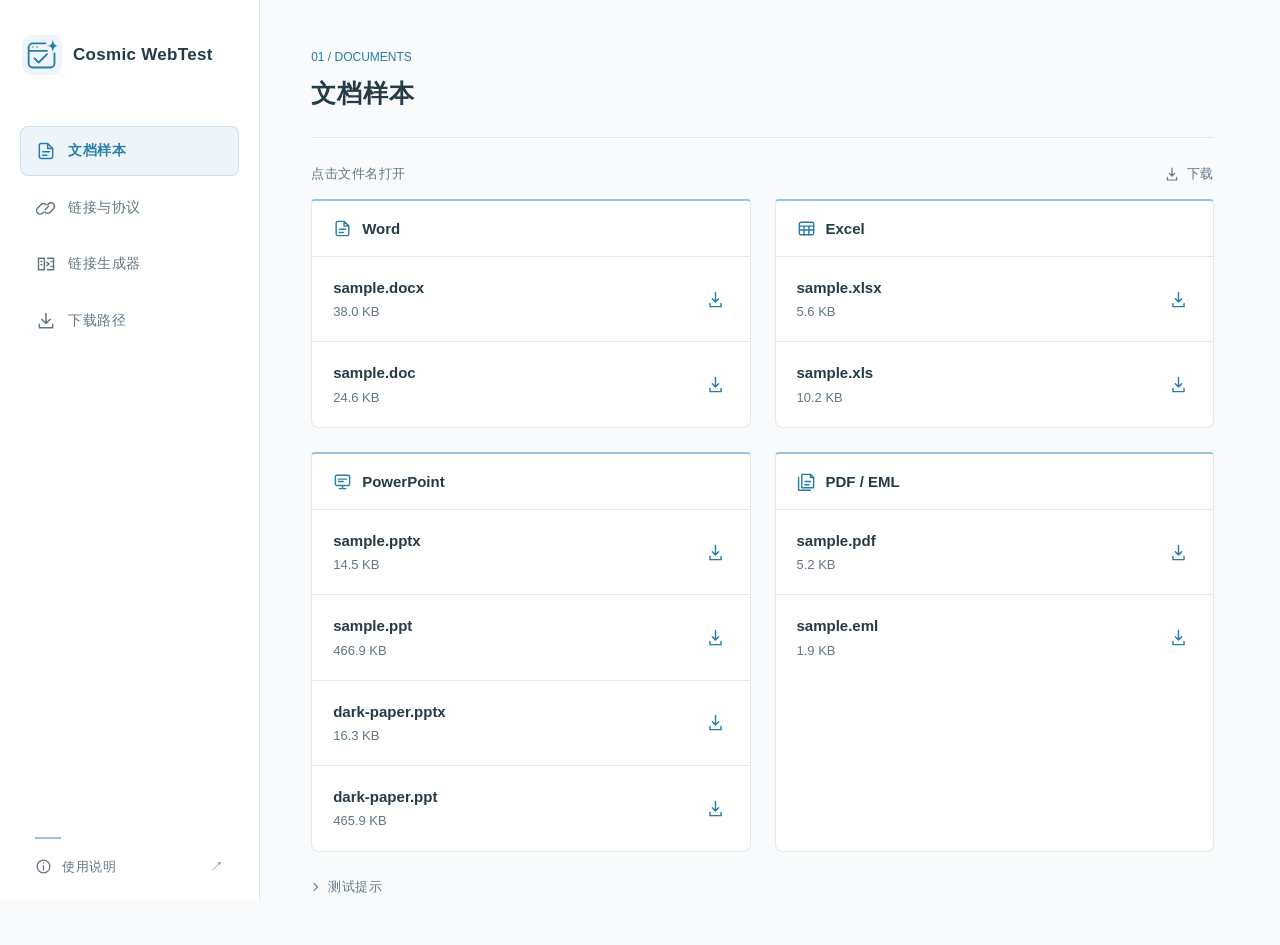
<file: index.html>
<!doctype html>
<html lang="zh-CN" data-view="documents">
<head>
  <meta charset="utf-8"><meta name="viewport" content="width=device-width, initial-scale=1">
  <script>
    // Choose the panel before the first paint; no loading layout or anchor jump.
    const initialView = location.hash.slice(1);
    if (['documents', 'links', 'generator', 'requests'].includes(initialView)) document.documentElement.dataset.view = initialView;
  </script>
  <title>Cosmic WebTest</title>
  <link rel="icon" type="image/svg+xml" href="web/mark.svg">
  <link rel="stylesheet" href="web/style.css"><script src="web/site.js" defer></script><script src="web/link-builder.js" defer></script>
</head>
<body>
  <a class="skip-link" href="#workspace">跳至测试区域</a>
  <aside class="sidebar">
    <a class="identity" href="#documents" aria-label="Cosmic WebTest 首页"><img src="web/mark.svg" alt="" width="40" height="40"><span class="wordmark" lang="en"><strong>Cosmic WebTest</strong></span></a>
    <nav class="navigation" role="tablist" aria-label="测试分类" aria-orientation="vertical">
      <button class="nav-item" id="tab-documents" role="tab" aria-controls="panel-documents" aria-selected="true" data-view="documents"><svg viewBox="0 0 24 24" aria-hidden="true"><path d="M14 3H6a2 2 0 0 0-2 2v14a2 2 0 0 0 2 2h12a2 2 0 0 0 2-2V9Zm0 0v6h6M8 13h8M8 17h5"/></svg><span>文档样本</span></button>
      <button class="nav-item" id="tab-links" role="tab" aria-controls="panel-links" aria-selected="false" tabindex="-1" data-view="links"><svg viewBox="0 0 24 24" aria-hidden="true"><path d="m10 13 4-4M8 16l-1 1a4 4 0 0 1-6-6l4-4a4 4 0 0 1 6 0M13 7l1-1a4 4 0 0 1 6 6l-4 4a4 4 0 0 1-6 0" transform="translate(1 1)"/></svg><span>链接与协议</span></button>
      <button class="nav-item" id="tab-generator" role="tab" aria-controls="panel-generator" aria-selected="false" tabindex="-1" data-view="generator"><svg viewBox="0 0 24 24" aria-hidden="true"><path d="M3 5h7v14H3zM14 5h7v14h-7M6 9h1M6 13h1m6-3 3 2-3 2M18 9h1M18 15h1"/></svg><span>链接生成器</span></button>
      <button class="nav-item" id="tab-requests" role="tab" aria-controls="panel-requests" aria-selected="false" tabindex="-1" data-view="requests"><svg viewBox="0 0 24 24" aria-hidden="true"><path d="M12 3v12m-5-5 5 5 5-5M4 16v4h16v-4"/></svg><span>下载路径</span></button>
    </nav>
    <div class="sidebar-bottom"><span class="sidebar-rule"></span><a class="help-link" href="docs/MANUAL.md" target="_blank" rel="noopener"><svg viewBox="0 0 24 24" aria-hidden="true"><circle cx="12" cy="12" r="9"/><path d="M12 11v6m0-10h.01"/></svg>使用说明<span aria-hidden="true">↗</span></a></div>
  </aside>
  <main id="workspace" tabindex="-1">
    <section class="view" id="panel-documents" role="tabpanel" aria-labelledby="tab-documents" tabindex="0">
      <header class="view-heading"><div><span class="section-index" lang="en">01 / DOCUMENTS</span><h1>文档样本</h1></div></header>
      <div class="document-bar"><span>点击文件名打开</span><span class="attachment-legend"><svg viewBox="0 0 24 24" aria-hidden="true"><path d="M12 3v12m-4-4 4 4 4-4M5 17v4h14v-4"/></svg>下载</span></div>
      <div id="files" class="document-grid">
<!-- files:start -->
<section class="document-group"><h2 lang="en"><svg viewBox="0 0 24 24" aria-hidden="true"><path d="M14 3H6a2 2 0 0 0-2 2v14a2 2 0 0 0 2 2h12a2 2 0 0 0 2-2V9Zm0 0v6h6M8 13h8M8 17h5"/></svg>Word</h2>
<article class="file"><div class="file-copy" lang="en"><a href="web/files/sample.docx" aria-label="Word 文档：普通链接">sample.docx</a><small>38.0 KB</small></div><a class="file-action" href="web/files/sample.docx" download="sample.docx" title="下载 Word 文档" aria-label="下载 Word 文档"><svg viewBox="0 0 24 24" aria-hidden="true"><path d="M12 3v12m-4-4 4 4 4-4M5 17v4h14v-4"/></svg></a></article>
<article class="file"><div class="file-copy" lang="en"><a href="web/files/sample.doc" aria-label="Word 旧版文档：普通链接">sample.doc</a><small>24.6 KB</small></div><a class="file-action" href="web/files/sample.doc" download="sample.doc" title="下载 Word 旧版文档" aria-label="下载 Word 旧版文档"><svg viewBox="0 0 24 24" aria-hidden="true"><path d="M12 3v12m-4-4 4 4 4-4M5 17v4h14v-4"/></svg></a></article>
</section>
<section class="document-group"><h2 lang="en"><svg viewBox="0 0 24 24" aria-hidden="true"><rect x="3" y="4" width="18" height="16" rx="2"/><path d="M3 9h18M3 14h18M9 9v11M15 9v11"/></svg>Excel</h2>
<article class="file"><div class="file-copy" lang="en"><a href="web/files/sample.xlsx" aria-label="Excel 工作簿：普通链接">sample.xlsx</a><small>5.6 KB</small></div><a class="file-action" href="web/files/sample.xlsx" download="sample.xlsx" title="下载 Excel 工作簿" aria-label="下载 Excel 工作簿"><svg viewBox="0 0 24 24" aria-hidden="true"><path d="M12 3v12m-4-4 4 4 4-4M5 17v4h14v-4"/></svg></a></article>
<article class="file"><div class="file-copy" lang="en"><a href="web/files/sample.xls" aria-label="Excel 旧版工作簿：普通链接">sample.xls</a><small>10.2 KB</small></div><a class="file-action" href="web/files/sample.xls" download="sample.xls" title="下载 Excel 旧版工作簿" aria-label="下载 Excel 旧版工作簿"><svg viewBox="0 0 24 24" aria-hidden="true"><path d="M12 3v12m-4-4 4 4 4-4M5 17v4h14v-4"/></svg></a></article>
</section>
<section class="document-group"><h2 lang="en"><svg viewBox="0 0 24 24" aria-hidden="true"><rect x="3" y="4" width="18" height="13" rx="2"/><path d="M12 17v4M8 21h8M7 9h10M7 12h6"/></svg>PowerPoint</h2>
<article class="file"><div class="file-copy" lang="en"><a href="web/files/sample.pptx" aria-label="PowerPoint 幻灯片：普通链接">sample.pptx</a><small>14.5 KB</small></div><a class="file-action" href="web/files/sample.pptx" download="sample.pptx" title="下载 PowerPoint 幻灯片" aria-label="下载 PowerPoint 幻灯片"><svg viewBox="0 0 24 24" aria-hidden="true"><path d="M12 3v12m-4-4 4 4 4-4M5 17v4h14v-4"/></svg></a></article>
<article class="file"><div class="file-copy" lang="en"><a href="web/files/sample.ppt" aria-label="PowerPoint 旧版幻灯片：普通链接">sample.ppt</a><small>466.9 KB</small></div><a class="file-action" href="web/files/sample.ppt" download="sample.ppt" title="下载 PowerPoint 旧版幻灯片" aria-label="下载 PowerPoint 旧版幻灯片"><svg viewBox="0 0 24 24" aria-hidden="true"><path d="M12 3v12m-4-4 4 4 4-4M5 17v4h14v-4"/></svg></a></article>
<article class="file"><div class="file-copy" lang="en"><a href="web/files/dark-paper.pptx" aria-label="黑底幻灯片测试：普通链接">dark-paper.pptx</a><small>16.3 KB</small></div><a class="file-action" href="web/files/dark-paper.pptx" download="dark-paper.pptx" title="下载黑底幻灯片测试" aria-label="下载黑底幻灯片测试"><svg viewBox="0 0 24 24" aria-hidden="true"><path d="M12 3v12m-4-4 4 4 4-4M5 17v4h14v-4"/></svg></a></article>
<article class="file"><div class="file-copy" lang="en"><a href="web/files/dark-paper.ppt" aria-label="黑底幻灯片测试（旧版）：普通链接">dark-paper.ppt</a><small>465.9 KB</small></div><a class="file-action" href="web/files/dark-paper.ppt" download="dark-paper.ppt" title="下载黑底幻灯片测试（旧版）" aria-label="下载黑底幻灯片测试（旧版）"><svg viewBox="0 0 24 24" aria-hidden="true"><path d="M12 3v12m-4-4 4 4 4-4M5 17v4h14v-4"/></svg></a></article>
</section>
<section class="document-group"><h2 lang="en"><svg viewBox="0 0 24 24" aria-hidden="true"><path d="M6 3h11l4 4v13H6Z"/><path d="M17 3v4h4M2 7v16h15M10 12h7M10 16h5"/></svg>PDF / EML</h2>
<article class="file"><div class="file-copy" lang="en"><a href="web/files/sample.pdf" aria-label="PDF 文档：普通链接">sample.pdf</a><small>5.2 KB</small></div><a class="file-action" href="web/files/sample.pdf" download="sample.pdf" title="下载 PDF 文档" aria-label="下载 PDF 文档"><svg viewBox="0 0 24 24" aria-hidden="true"><path d="M12 3v12m-4-4 4 4 4-4M5 17v4h14v-4"/></svg></a></article>
<article class="file"><div class="file-copy" lang="en"><a href="web/files/sample.eml" aria-label="邮件：普通链接">sample.eml</a><small>1.9 KB</small></div><a class="file-action" href="web/files/sample.eml" download="sample.eml" title="下载 邮件" aria-label="下载 邮件"><svg viewBox="0 0 24 24" aria-hidden="true"><path d="M12 3v12m-4-4 4 4 4-4M5 17v4h14v-4"/></svg></a></article>
</section>
<!-- files:end -->
      </div>
      <details class="test-notes"><summary>测试提示</summary><div><p>开启 Document Preview，并确认本站未加入白名单。文件内包含网页和协议链接。</p><p>如果询问框不再出现，请先重置“本网站本次均执行所选操作”。</p></div></details>
    </section>
    <section class="view" id="panel-links" role="tabpanel" aria-labelledby="tab-links" tabindex="0">
      <header class="view-heading"><div><span class="section-index" lang="en">02 / LINKS</span><h1>链接与协议</h1></div></header>
      <div class="link-grid">
        <section class="link-group"><h2>网页</h2><a class="link-row" href="https://example.com/?source=cosmic-preview"><span><strong>当前标签页</strong><small lang="en">https://example.com</small></span><span class="link-arrow" aria-hidden="true">↗</span></a><a class="link-row" href="https://example.com/" target="_blank" rel="noopener noreferrer"><span><strong>新标签页</strong><small lang="en">target="_blank"</small></span><span class="link-arrow" aria-hidden="true">↗</span></a></section>
        <section class="link-group"><h2>邮件</h2><a class="link-row" href="mailto:preview-test@example.com?subject=Cosmic%20Gemini%20test&amp;body=Hello%20from%20Cosmic%20WebTest."><span><strong>邮件链接</strong><small lang="en">preview-test@example.com</small></span><span class="link-arrow" aria-hidden="true">↗</span></a><a class="link-row" href="mailto:one@example.com,two@example.com?cc=copy@example.com&amp;subject=%E4%B8%AD%E6%96%87%E4%B8%BB%E9%A2%98&amp;body=%E7%AC%AC%E4%B8%80%E8%A1%8C%0A%E7%AC%AC%E4%BA%8C%E8%A1%8C"><span><strong>多收件人邮件</strong><small>抄送 / 中文主题 / 换行</small></span><span class="link-arrow" aria-hidden="true">↗</span></a></section>
        <section class="link-group"><h2>电话</h2><a class="link-row" href="tel:+12125550123"><span><strong>北美号码</strong><small lang="en">+1 (212) 555-0123</small></span><span class="link-arrow" aria-hidden="true">↗</span></a><a class="link-row" href="tel:+442079460123"><span><strong>国际号码</strong><small lang="en">+44 20 7946 0123</small></span><span class="link-arrow" aria-hidden="true">↗</span></a></section>
        <section class="link-group"><h2>短信与应用</h2><a class="link-row" href="sms:+12125550123?body=%E6%B5%8B%E8%AF%95%E7%9F%AD%E4%BF%A1"><span><strong>短信链接</strong><small>号码与预填正文</small></span><span class="link-arrow" aria-hidden="true">↗</span></a><a class="link-row" href="cosmic-test://open/demo?source=website"><span><strong>虚构应用协议</strong><small lang="en">cosmic-test://open/demo</small></span><span class="link-arrow" aria-hidden="true">↗</span></a></section>
      </div>
      <details class="test-notes"><summary>测试提示</summary><div><p>开启 Mailto Capture 测试邮件、电话和短信。请勿实际发送或拨号。</p><p>本站的网页链接正常跳转；文档预览内的链接用于测试 External Links Capture。虚构协议没有对应应用。</p></div></details>
    </section>
    <section class="view" id="panel-generator" role="tabpanel" aria-labelledby="tab-generator" tabindex="0">
      <header class="view-heading"><div><span class="section-index" lang="en">03 / LINK BUILDER</span><h1>链接生成器</h1></div><button type="button" class="builder-reset" id="builder-reset">恢复默认</button></header>
      <form class="builder-groups" id="link-builder" autocomplete="off">
        <section class="builder-card" aria-labelledby="builder-tel-title">
          <header class="builder-card-heading"><h2 id="builder-tel-title">电话<span lang="en">tel:</span></h2></header>
          <div class="builder-pair">
            <div class="builder-fields">
              <label for="builder-phone">电话号码</label>
              <input id="builder-phone" name="phone" type="tel" value="+1 201-555-1234" spellcheck="false" aria-describedby="builder-phone-error" lang="en">
              <p class="builder-error" id="builder-phone-error" hidden>请输入有效的电话号码。</p>
            </div>
            <div class="builder-result"><h3>测试链接</h3><a id="builder-tel-link" class="builder-link" href="tel:+12015551234" lang="en">+1 201-555-1234<span aria-hidden="true">↗</span></a><code id="builder-tel-uri" lang="en">tel:+12015551234</code></div>
          </div>
        </section>
        <section class="builder-card" aria-labelledby="builder-mailto-title">
          <header class="builder-card-heading"><h2 id="builder-mailto-title">邮件<span lang="en">mailto:</span></h2></header>
          <div class="builder-pair">
            <div class="builder-fields">
              <label for="builder-email">邮箱地址</label>
              <input id="builder-email" name="email" type="text" inputmode="email" value="contact@example.edu" spellcheck="false" aria-describedby="builder-email-error" lang="en">
              <p class="builder-error" id="builder-email-error" hidden>请检查邮箱地址、抄送或密送地址。</p>
              <details class="builder-more"><summary>更多邮件字段</summary><div>
                <label for="builder-cc">抄送</label><input id="builder-cc" name="cc" type="text" inputmode="email" placeholder="copy@example.edu" spellcheck="false" lang="en" aria-describedby="builder-email-error">
                <label for="builder-bcc">密送</label><input id="builder-bcc" name="bcc" type="text" inputmode="email" placeholder="private@example.edu" spellcheck="false" lang="en" aria-describedby="builder-email-error">
                <label for="builder-subject">主题</label><input id="builder-subject" name="subject" type="text">
                <label for="builder-mail-body">正文</label><textarea id="builder-mail-body" name="mailBody" rows="4"></textarea>
              </div></details>
            </div>
            <div class="builder-result"><h3>测试链接</h3><a id="builder-mailto-link" class="builder-link" href="mailto:contact@example.edu" lang="en">contact@example.edu<span aria-hidden="true">↗</span></a><code id="builder-mailto-uri" lang="en">mailto:contact@example.edu</code></div>
          </div>
        </section>
        <section class="builder-card" aria-labelledby="builder-sms-title">
          <header class="builder-card-heading"><h2 id="builder-sms-title">短信<span lang="en">sms:</span></h2></header>
          <div class="builder-pair">
            <div class="builder-fields">
              <label for="builder-sms-phone">收件号码</label>
              <input id="builder-sms-phone" name="smsPhone" type="tel" value="+1 201-555-1234" spellcheck="false" aria-describedby="builder-sms-phone-error" lang="en">
              <p class="builder-error" id="builder-sms-phone-error" hidden>请输入有效的电话号码。</p>
              <label for="builder-sms-body">短信正文<span class="builder-optional">选填</span></label>
              <textarea id="builder-sms-body" name="smsBody" rows="3" placeholder="短信正文"></textarea>
            </div>
            <div class="builder-result"><h3>测试链接</h3><a id="builder-sms-link" class="builder-link" href="sms:+12015551234" lang="en">+1 201-555-1234<span aria-hidden="true">↗</span></a><code id="builder-sms-uri" lang="en">sms:+12015551234</code></div>
          </div>
        </section>
      </form>
      <details class="test-notes"><summary>测试提示</summary><div><p>左侧编辑，右侧点击链接测试 Mailto Capture。多个邮箱地址可用逗号或分号分隔。</p><p>输入仅在当前页面使用，不保存或发送。请勿实际发送邮件、短信或拨号。</p></div></details>
    </section>
    <section class="view" id="panel-requests" role="tabpanel" aria-labelledby="tab-requests" tabindex="0">
      <header class="view-heading"><div><span class="section-index" lang="en">04 / REQUESTS</span><h1>下载路径</h1></div></header>
      <div class="request-table"><div class="request-labels" aria-hidden="true"><span>测试入口</span><span>链接特征</span><span>文件</span><span></span></div>
        <a class="request-row" href="web/files/sample.docx" download="下载属性 示例.docx"><strong lang="en">download 属性</strong><span>指定中文文件名</span><span class="format" lang="en">DOCX</span><span class="link-arrow" aria-hidden="true">↗</span></a>
        <a class="request-row" href="web/files/sample.xlsx?source=cosmic-webtest&amp;case=query"><strong>带查询参数</strong><span>文件路径附带参数</span><span class="format" lang="en">XLSX</span><span class="link-arrow" aria-hidden="true">↗</span></a>
        <a class="request-row" href="web/files/sample.pdf" target="_blank" rel="noopener"><strong>新标签页打开</strong><span lang="en">target="_blank"</span><span class="format" lang="en">PDF</span><span class="link-arrow" aria-hidden="true">↗</span></a>
        <a class="request-row" href="web/files/sample.pdf" download="sample.pdf"><strong>PDF 下载</strong><span lang="en">download 属性</span><span class="format" lang="en">PDF</span><span class="link-arrow" aria-hidden="true">↗</span></a>
        <a class="request-row" href="web/files/missing.docx"><strong>文件不存在</strong><span>预期返回 404</span><span class="format" lang="en">DOCX</span><span class="link-arrow" aria-hidden="true">↗</span></a>
      </div>
      <!-- local-server-fixtures -->
    </section>
  </main>
</body></html>
</file>
<file: web/style.css>
/* Palette: history-ac-cn. Typography: Cosmic Gemini's shared UI and Settings. */
:root {
  color-scheme: light dark;
  scrollbar-gutter: stable;
  --bg: #f8fafb;
  --surface: #fff;
  --text: #243c48;
  --muted: #617783;
  --blue: #287da9;
  --soft: #edf5fa;
  --line: #e2e9ed;
  --accent: #98c4dd;
  --hover: #f0f7fb;
  --sidebar: #fff;
  font-family: Inter, ui-sans-serif, -apple-system, BlinkMacSystemFont, "Segoe UI", sans-serif;
  font-size: 16px;
  letter-spacing: normal;
  line-height: 1.55;
}
@media (prefers-color-scheme: dark) {
  :root {
    --bg: #0e181d;
    --surface: #14232a;
    --text: #d8e5eb;
    --muted: #9fb2bd;
    --blue: #70b8dc;
    --soft: #152a34;
    --line: #2a3e48;
    --accent: #4f879f;
    --hover: #1b3541;
    --sidebar: #101c22;
  }
}
* { box-sizing: border-box; }
:lang(zh-CN) { letter-spacing: .04em; }
:lang(en) { letter-spacing: normal; }
[hidden] { display: none !important; }
body { margin: 0; background: var(--bg); color: var(--text); }
a { color: inherit; text-decoration: none; }
button { font: inherit; letter-spacing: inherit; color: inherit; cursor: pointer; }
a, button, summary { -webkit-tap-highlight-color: transparent; }
a:focus-visible, button:focus-visible, summary:focus-visible { outline: 2px solid var(--blue); outline-offset: 4px; }
svg { width: 20px; height: 20px; fill: none; stroke: currentColor; stroke-width: 1.8; stroke-linecap: round; stroke-linejoin: round; flex-shrink: 0; }
::selection { background: var(--accent); color: var(--bg); }
.sidebar { position: fixed; inset: 0 auto 0 0; width: 260px; display: flex; flex-direction: column; padding: 35px 20px 23px; border-right: 1px solid var(--line); background: var(--sidebar); }
.identity { display: flex; align-items: center; gap: 11px; padding: 0 2px; }
.identity img { width: 40px; height: 40px; flex-shrink: 0; }
.wordmark { display: grid; gap: 1px; min-width: 0; }
.wordmark strong { font-size: 17px; font-weight: 720; letter-spacing: .018em; white-space: nowrap; }
.navigation { display: grid; gap: 7px; margin-top: 51px; }
.nav-item { display: flex; align-items: center; gap: 12px; width: 100%; padding: 13px 15px; border: 1px solid transparent; border-radius: 8px; background: transparent; color: var(--muted); font-size: 14px; text-align: left; }
.nav-item:hover { background: var(--hover); color: var(--blue); }
:root[data-view="documents"] #tab-documents, :root[data-view="links"] #tab-links, :root[data-view="requests"] #tab-requests, :root[data-view="generator"] #tab-generator { background: var(--soft); color: var(--blue); font-weight: 650; border-color: color-mix(in srgb, var(--accent) 40%, transparent); }
.sidebar-bottom { margin-top: auto; padding: 35px 15px 0; }
.sidebar-rule { display: block; width: 26px; height: 2px; background: var(--accent); margin-bottom: 18px; }
.help-link { display: flex; align-items: center; gap: 10px; font-size: 13px; color: var(--muted); }
.help-link svg { width: 17px; height: 17px; }
.help-link span { margin-left: auto; }
.help-link:hover { color: var(--blue); }
main { margin-left: 260px; padding: 48px clamp(28px, 4vw, 64px); min-height: 100vh; }
main:focus, .view:focus { outline: none; }
.view { display: none; width: min(100%, 1100px); margin-inline: auto; }
:root[data-view="documents"] #panel-documents, :root[data-view="links"] #panel-links, :root[data-view="requests"] #panel-requests, :root[data-view="generator"] #panel-generator { display: block; }
.view-heading { display: flex; align-items: end; justify-content: space-between; gap: 20px; padding-bottom: 26px; margin-bottom: 26px; border-bottom: 1px solid var(--line); }
.section-index { display: block; font-size: 12px; font-weight: 500; color: var(--blue); margin-bottom: 9px; }
h1 { font-size: 25px; font-weight: 650; margin: 0; line-height: 1.4; }
h2 { font-size: 15px; font-weight: 650; margin: 0; }
.document-bar { display: flex; align-items: center; justify-content: space-between; color: var(--muted); font-size: 13px; margin-bottom: 15px; }
.attachment-legend { display: inline-flex; gap: 7px; align-items: center; }
.attachment-legend svg { width: 16px; height: 16px; }
.document-grid, .link-grid { display: grid; grid-template-columns: repeat(2, minmax(0, 1fr)); gap: 24px; }
.document-group, .link-group { min-width: 0; background: var(--surface); border: 1px solid var(--line); border-top: 2px solid var(--accent); border-radius: 4px 4px 8px 8px; }
.document-group > h2, .link-group > h2 { padding: 16px 21px; border-bottom: 1px solid var(--line); display: flex; align-items: center; gap: 10px; }
.document-group > h2 svg { color: var(--blue); width: 19px; height: 19px; }
.file { display: flex; align-items: center; gap: 10px; padding: 19px 16px 19px 21px; }
.file + .file { border-top: 1px solid var(--line); }
.file-copy { min-width: 0; flex: 1; }
.file-copy a { display: block; width: fit-content; font-size: 15px; font-weight: 550; color: var(--text); }
.file-copy a:hover { color: var(--blue); text-decoration: underline; text-underline-offset: 4px; }
.file-copy small { display: block; font-size: 13px; color: var(--muted); margin-top: 3px; }
.file-action { display: grid; place-items: center; width: 36px; height: 36px; flex-shrink: 0; border-radius: 7px; color: var(--blue); }
.file-action:hover { background: var(--soft); }
.file-action svg { width: 19px; height: 19px; }
.link-row { display: flex; align-items: center; justify-content: space-between; gap: 14px; padding: 19px 21px; }
.link-row + .link-row { border-top: 1px solid var(--line); }
.link-row:hover, .request-row:hover { background: var(--hover); }
.link-row:last-child { border-radius: 0 0 8px 8px; }
.link-row > span:first-child { min-width: 0; }
.link-row strong { display: block; font-size: 14px; font-weight: 550; }
.link-row small { display: block; font-size: 13px; color: var(--muted); margin-top: 4px; overflow-wrap: anywhere; }
.link-arrow { color: var(--blue); font-size: 18px; font-weight: 400; flex-shrink: 0; }
.server-tests { display: none; margin-top: 28px; }
:root[data-server-fixtures] .server-tests { display: block; }
.server-tests > h2 { color: var(--muted); margin-bottom: 14px; }
.server-tests .request-row:first-child { border-top: 0; }
.request-table { background: var(--surface); border: 1px solid var(--line); border-top: 2px solid var(--accent); border-radius: 4px 4px 8px 8px; overflow: hidden; }
.request-labels, .request-row { display: grid; grid-template-columns: minmax(130px, 1fr) minmax(180px, 1.5fr) 60px 18px; align-items: center; gap: 22px; padding: 19px 24px; }
.request-labels { background: var(--soft); color: var(--muted); font-size: 13px; padding-block: 12px; }
.request-row { border-top: 1px solid var(--line); min-height: 70px; }
.request-row strong { font-size: 14px; font-weight: 550; }
.request-row > span:not(.link-arrow) { font-size: 13px; color: var(--muted); }
.request-row .format { font-variant-numeric: tabular-nums; }
.test-notes { margin-top: 25px; color: var(--muted); font-size: 13px; max-width: 680px; }
.test-notes summary { width: fit-content; cursor: pointer; list-style: none; display: flex; gap: 8px; align-items: center; }
.test-notes summary::-webkit-details-marker { display: none; }
.test-notes summary:before { content: ''; width: 5px; height: 5px; border-top: 1.5px solid; border-right: 1.5px solid; transform: rotate(45deg); margin-right: 3px; }
.test-notes[open] summary:before { transform: rotate(135deg); }
.test-notes p { margin: 12px 0 0 17px; }
.skip-link { position: fixed; top: -100px; left: 16px; padding: 10px 16px; z-index: 5; background: var(--surface); color: var(--blue); }
.skip-link:focus { top: 12px; }
@media (min-width: 1650px) { main { padding-top: 60px; } .document-grid { grid-template-columns: repeat(4, minmax(0, 1fr)); gap: 18px; } .file { padding-inline: 16px 12px; } }
@media (max-width: 1100px) { .sidebar { width: 238px; padding-inline: 14px; } main { margin-left: 238px; padding-inline: 28px; } .request-labels, .request-row { grid-template-columns: minmax(110px, 1fr) minmax(145px, 1.4fr) 48px 16px; gap: 12px; padding-inline: 18px; } }
@media (max-width: 800px) {
  .sidebar { position: relative; width: 100%; padding: 20px 22px 0; border-right: 0; border-bottom: 1px solid var(--line); }
  .navigation { grid-template-columns: repeat(3, minmax(0, 1fr)); gap: 8px; margin-top: 22px; padding-bottom: 14px; }
  .nav-item { justify-content: center; padding: 10px 7px; gap: 8px; white-space: nowrap; }
  .sidebar-bottom { display: none; }
  main { margin-left: 0; padding: 27px 22px; min-height: auto; }
}
@media (max-width: 560px) {
  .sidebar { padding-inline: 16px; }
  .nav-item { font-size: 13px; gap: 5px; }
  .nav-item svg { width: 16px; height: 16px; }
  main { padding: 25px 16px; }
  .view-heading { align-items: start; flex-direction: column; gap: 10px; margin-bottom: 20px; padding-bottom: 18px; }
  h1 { font-size: 23px; }
  .document-grid, .link-grid { grid-template-columns: minmax(0, 1fr); gap: 16px; }
  .request-labels { display: none; }
  .request-row { grid-template-columns: minmax(0, 1fr) 48px 16px; gap: 4px 10px; padding-block: 16px; }
  .request-row strong { grid-column: 1; }
  .request-row > span:nth-child(2) { grid-column: 1; grid-row: 2; }
  .request-row .format { grid-column: 2; grid-row: 1/3; }
  .request-row .link-arrow { grid-column: 3; grid-row: 1/3; }
}

.builder-groups { display: grid; gap: 22px; margin: 0; }
.builder-pair { display: grid; grid-template-columns: minmax(0, 1fr) minmax(0, 1fr); }
.builder-card { min-width: 0; margin: 0; background: var(--surface); border: 1px solid var(--line); border-top: 2px solid var(--accent); border-radius: 4px 4px 8px 8px; }
.builder-card-heading { padding: 13px 21px; border-bottom: 1px solid var(--line); }
.builder-card-heading h2 { display: flex; align-items: baseline; gap: 10px; margin: 0; font-size: 15px; font-weight: 650; }
.builder-card-heading h2 span { color: var(--muted); font-size: 13px; font-weight: 400; }
.builder-reset { border: 0; background: transparent; padding: 6px 0; font-size: 13px; color: var(--blue); align-self: center; }
.builder-reset:hover { text-decoration: underline; text-underline-offset: 4px; }
.builder-fields { display: grid; align-content: start; padding: 20px 21px; gap: 8px; }
.builder-fields label { font-size: 14px; font-weight: 550; }
.builder-fields label:not(:first-child) { margin-top: 9px; }
.builder-optional { font-size: 12px; font-weight: 400; color: var(--muted); }
.builder-optional { margin-left: 9px; }
.builder-fields input, .builder-fields textarea { display: block; width: 100%; min-width: 0; padding: 10px 12px; border: 1px solid var(--line); border-radius: 6px; background: var(--bg); color: var(--text); font: inherit; font-size: 14px; line-height: 1.5; letter-spacing: inherit; }
.builder-fields textarea { resize: vertical; min-height: 80px; max-height: 360px; }
.builder-fields input:focus-visible, .builder-fields textarea:focus-visible { outline: 2px solid var(--blue); outline-offset: 2px; }
.builder-fields input::placeholder, .builder-fields textarea::placeholder { color: var(--muted); opacity: .8; }
.builder-fields [aria-invalid="true"] { border-color: var(--muted); }
.builder-error { margin: 0; font-size: 13px; color: var(--muted); }
.builder-more { margin-top: 12px; border-top: 1px solid var(--line); padding-top: 16px; }
.builder-more summary { cursor: pointer; width: fit-content; color: var(--blue); font-size: 14px; }
.builder-more > div { display: grid; gap: 8px; margin-top: 15px; }
.builder-result { min-width: 0; padding: 20px 21px; border-left: 1px solid var(--line); }
.builder-result h3 { display: flex; align-items: baseline; gap: 9px; font-size: 14px; font-weight: 550; margin: 0 0 8px; }
.builder-link { display: flex; align-items: baseline; justify-content: space-between; gap: 12px; padding: 10px 12px; border-radius: 6px; background: var(--soft); color: var(--blue); font-size: 15px; overflow-wrap: anywhere; }
.builder-link[href]:hover { background: var(--hover); text-decoration: underline; text-underline-offset: 4px; }
.builder-link span { flex-shrink: 0; }
.builder-link[aria-disabled="true"] { color: var(--muted); }
.builder-result code { display: block; color: var(--muted); font: 13px/1.6 ui-monospace, SFMono-Regular, Consolas, monospace; white-space: pre-wrap; overflow-wrap: anywhere; margin-top: 9px; max-height: 150px; overflow: auto; user-select: text; }
@media (max-width: 1000px) { .builder-fields, .builder-result, .builder-card-heading { padding-inline: 16px; } }
@media (max-width: 800px) { .navigation { grid-template-columns: repeat(4, minmax(0, 1fr)); } }
@media (max-width: 650px) { .builder-pair { grid-template-columns: minmax(0, 1fr); } .builder-result { border-left: 0; border-top: 1px solid var(--line); } }
@media (max-width: 560px) { .navigation { grid-template-columns: repeat(2, minmax(0, 1fr)); } }
</file>
